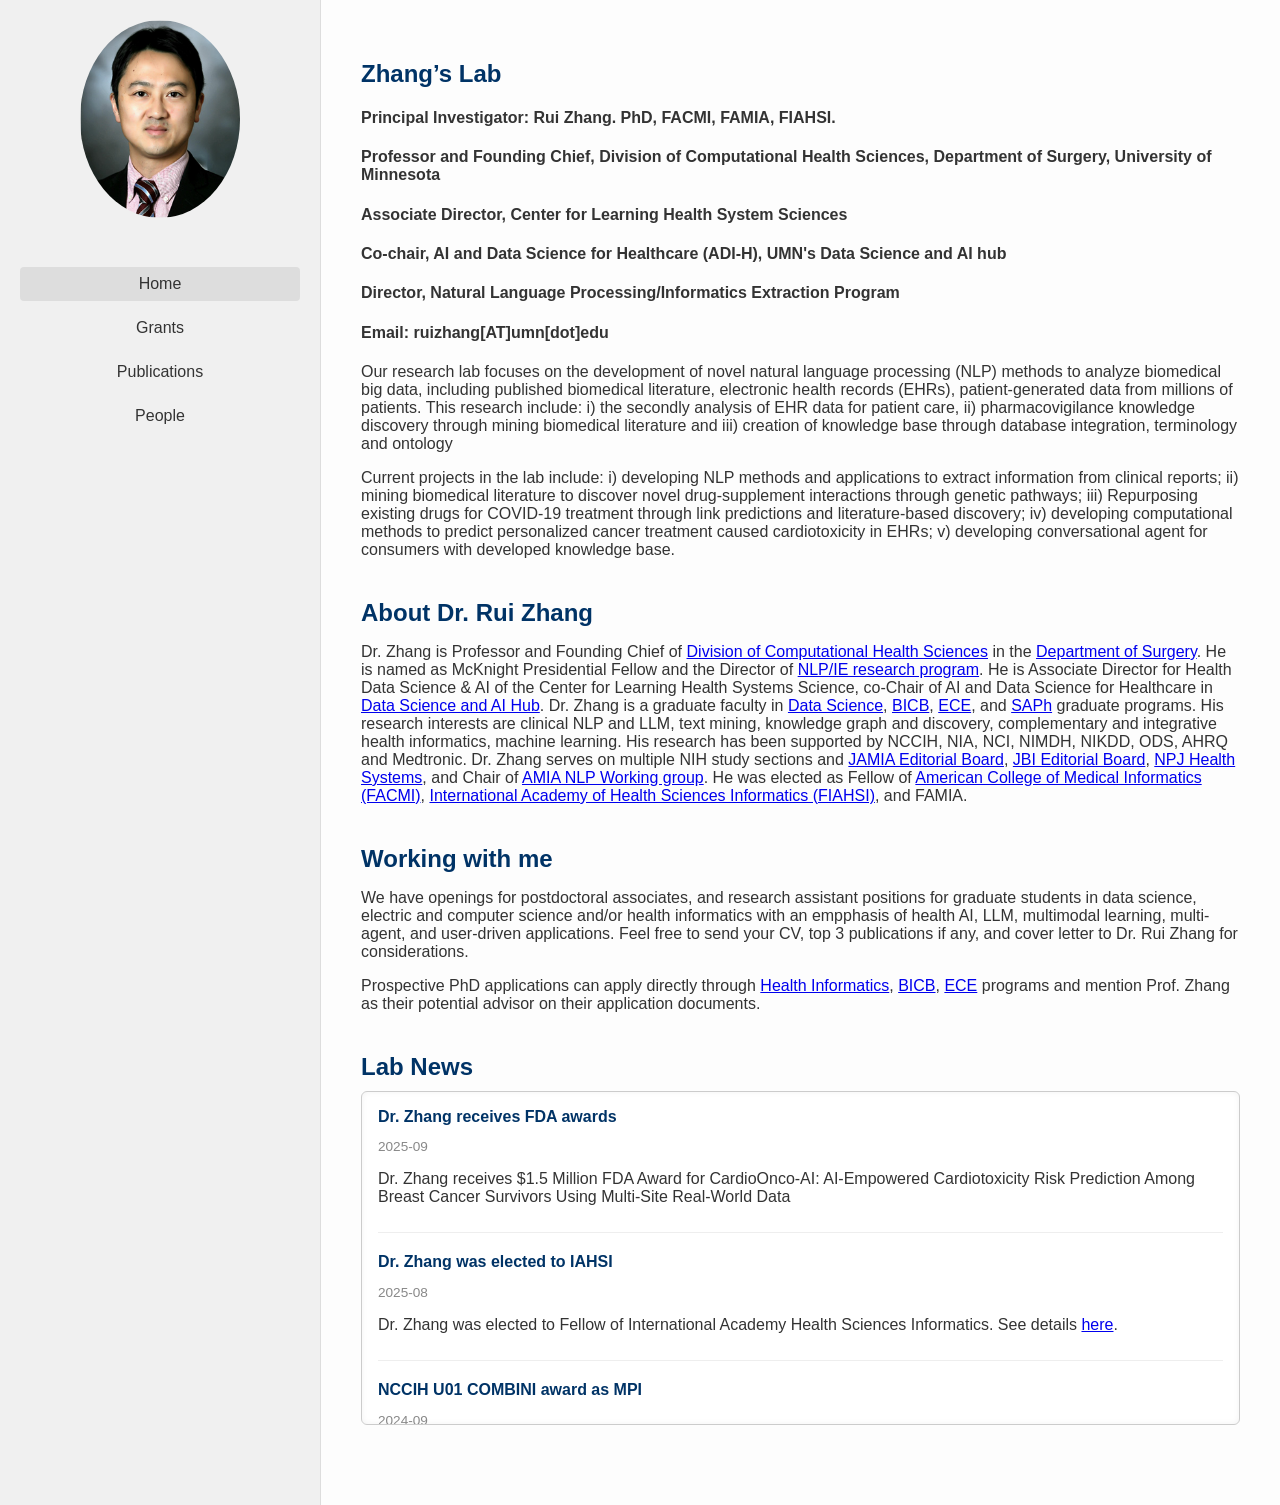
<file: index.html>
<!-- index.html -->
<!DOCTYPE html>
<html lang="en">
<head>
  <meta charset="UTF-8" />
  <title>Zhang's Lab | Home</title>
  <link rel="stylesheet" href="style.css" />
  <script src="script.js" defer></script>
</head>
<body>
<div id="container">
  <!-- Sidebar -->
  <div id="sidebar">
    <img src="assets/rui_zhang.png" alt="Dr. Rui Zhang" class="profile-pic" />
    <div class="nav">
      <a href="index.html" class="active">Home</a>
      <a href="grants.html">Grants</a>
      <a href="publications.html">Publications</a>
      <a href="people.html">People</a>
    </div>
  </div>

  <!-- Main Content -->
  <div id="main-content">
    <!-- Section 1: Lab Introduction -->
    <section>
      <h2>Zhang’s Lab</h2>
      <h4>Principal Investigator: Rui Zhang. PhD, FACMI, FAMIA, FIAHSI. </h4>
      <h4>Professor and Founding Chief, Division of Computational Health Sciences, Department of Surgery, University of Minnesota</h4>
      <h4>Associate Director, Center for Learning Health System Sciences</h4>
      <h4>Co-chair, AI and Data Science for Healthcare (ADI-H), UMN's Data Science and AI hub</h4>
      <h4>Director, Natural Language Processing/Informatics Extraction Program</h4>
      <h4>Email: ruizhang[AT]umn[dot]edu</h4>
      <p>Our research lab focuses on the development of novel natural language processing (NLP) methods to analyze biomedical big data, including published biomedical literature, electronic health records (EHRs), patient-generated data from millions of patients. This research include: i) the secondly analysis of EHR data for patient care, ii) pharmacovigilance knowledge discovery through mining biomedical literature and iii) creation of knowledge base through database integration, terminology and ontology</p>
      <p>Current projects in the lab include: i) developing NLP methods and applications to extract information from clinical reports; ii) mining biomedical literature to discover novel drug-supplement interactions through genetic pathways; iii) Repurposing existing drugs for COVID-19 treatment through link predictions and literature-based discovery; iv) developing computational methods to predict personalized cancer treatment caused cardiotoxicity in EHRs; v) developing conversational agent for consumers with developed knowledge base.</p>
    </section>

    <!-- Section 2: PI Bio -->
    <section>
      <h2>About Dr. Rui Zhang</h2>
      <p>
        Dr. Zhang is Professor and Founding Chief of <a href="https://med.umn.edu/surgery/divisions/computational-health-sciences" target="_blank">Division of Computational Health Sciences</a> in the <a href="https://med.umn.edu/surgery" target="_blank">Department of Surgery</a>.
        He is named as McKnight Presidential Fellow and the Director of <a href="https://healthinformatics.umn.edu/natural-language-processing" target="_blank">NLP/IE research program</a>. He is Associate Director for Health Data Science & AI of the Center for Learning Health Systems Science, co-Chair of AI and Data Science for Healthcare in <a href="https://dsai-hub.umn.edu/" target="_blank">Data Science and AI Hub</a>.
        Dr. Zhang is a graduate faculty in <a href="https://cse.umn.edu/datascience" target="_blank">Data Science</a>, <a href="https://r.umn.edu/academics/graduate-programs/bioinformatics-and-computational-biology/bioinformatics-and" target="_blank">BICB</a>, <a href="https://cse.umn.edu/ece/graduate" target="_blank">ECE</a>, and <a href="https://www.pharmacy.umn.edu/pharmaceutical-care-health-systems/saph-graduate-program/social-and-administrative-pharmacy" target="_blank">SAPh</a> graduate programs.
        His research interests are clinical NLP and LLM, text mining, knowledge graph and discovery, complementary and integrative health informatics, machine learning. His research has been supported by NCCIH, NIA, NCI, NIMDH, NIKDD, ODS, AHRQ and Medtronic.
        Dr. Zhang serves on multiple NIH study sections and <a href="https://academic.oup.com/jamia/pages/Editorial_Board" target="_blank">JAMIA Editorial Board</a>, <a href="https://www.sciencedirect.com/journal/journal-of-biomedical-informatics/about/editorial-board" target="_blank">JBI Editorial Board</a>, <a href="https://www.nature.com/npjhealthsyst/editors" target="_blank">NPJ Health Systems</a>, and Chair of <a href="https://amia.org/community/working-groups/natural-language-processing" target="_blank">AMIA NLP Working group</a>.
        He was elected as Fellow of <a href="https://amia.org/communities/acmi-fellowship" target="_blank">American College of Medical Informatics (FACMI)</a>, <a href="https://imia-medinfo.org/wp/iahsi-structure/" target="_blank">International Academy of Health Sciences Informatics (FIAHSI)</a>, and FAMIA.
      </p>
    </section>

    <!-- Section 3: Jobs opening -->
    <section>
      <h2>Working with me</h2>
      <p>We have openings for postdoctoral associates, and research assistant positions for graduate students in data science, electric and computer science and/or health informatics with an empphasis of health AI, LLM, multimodal learning, multi-agent, and user-driven applications. Feel free to send your CV, top 3 publications if any, and cover letter to Dr. Rui Zhang for considerations.</p>
      <p>Prospective PhD applications can apply directly through <a href="https://healthinformatics.umn.edu/graduate-program/program-overview" target="_blank">Health Informatics</a>, <a href="https://r.umn.edu/academics/graduate-programs/bioinformatics-and-computational-biology/bioinformatics-and" target="_blank">BICB</a>,  <a href="https://cse.umn.edu/ece/graduate" target="_blank">ECE</a> programs and mention Prof. Zhang as their potential advisor on their application documents.</p>
    </section>
    
    <!-- Section 4: Latest News -->
    <section id="lab-news">
      <h2>Lab News</h2>
      <div class="news-scroll-container">
        <div id="news-scroll" class="news-scroll"></div>
      </div>
    </section>

  </div>
</div>
</body>
</html>
</file>
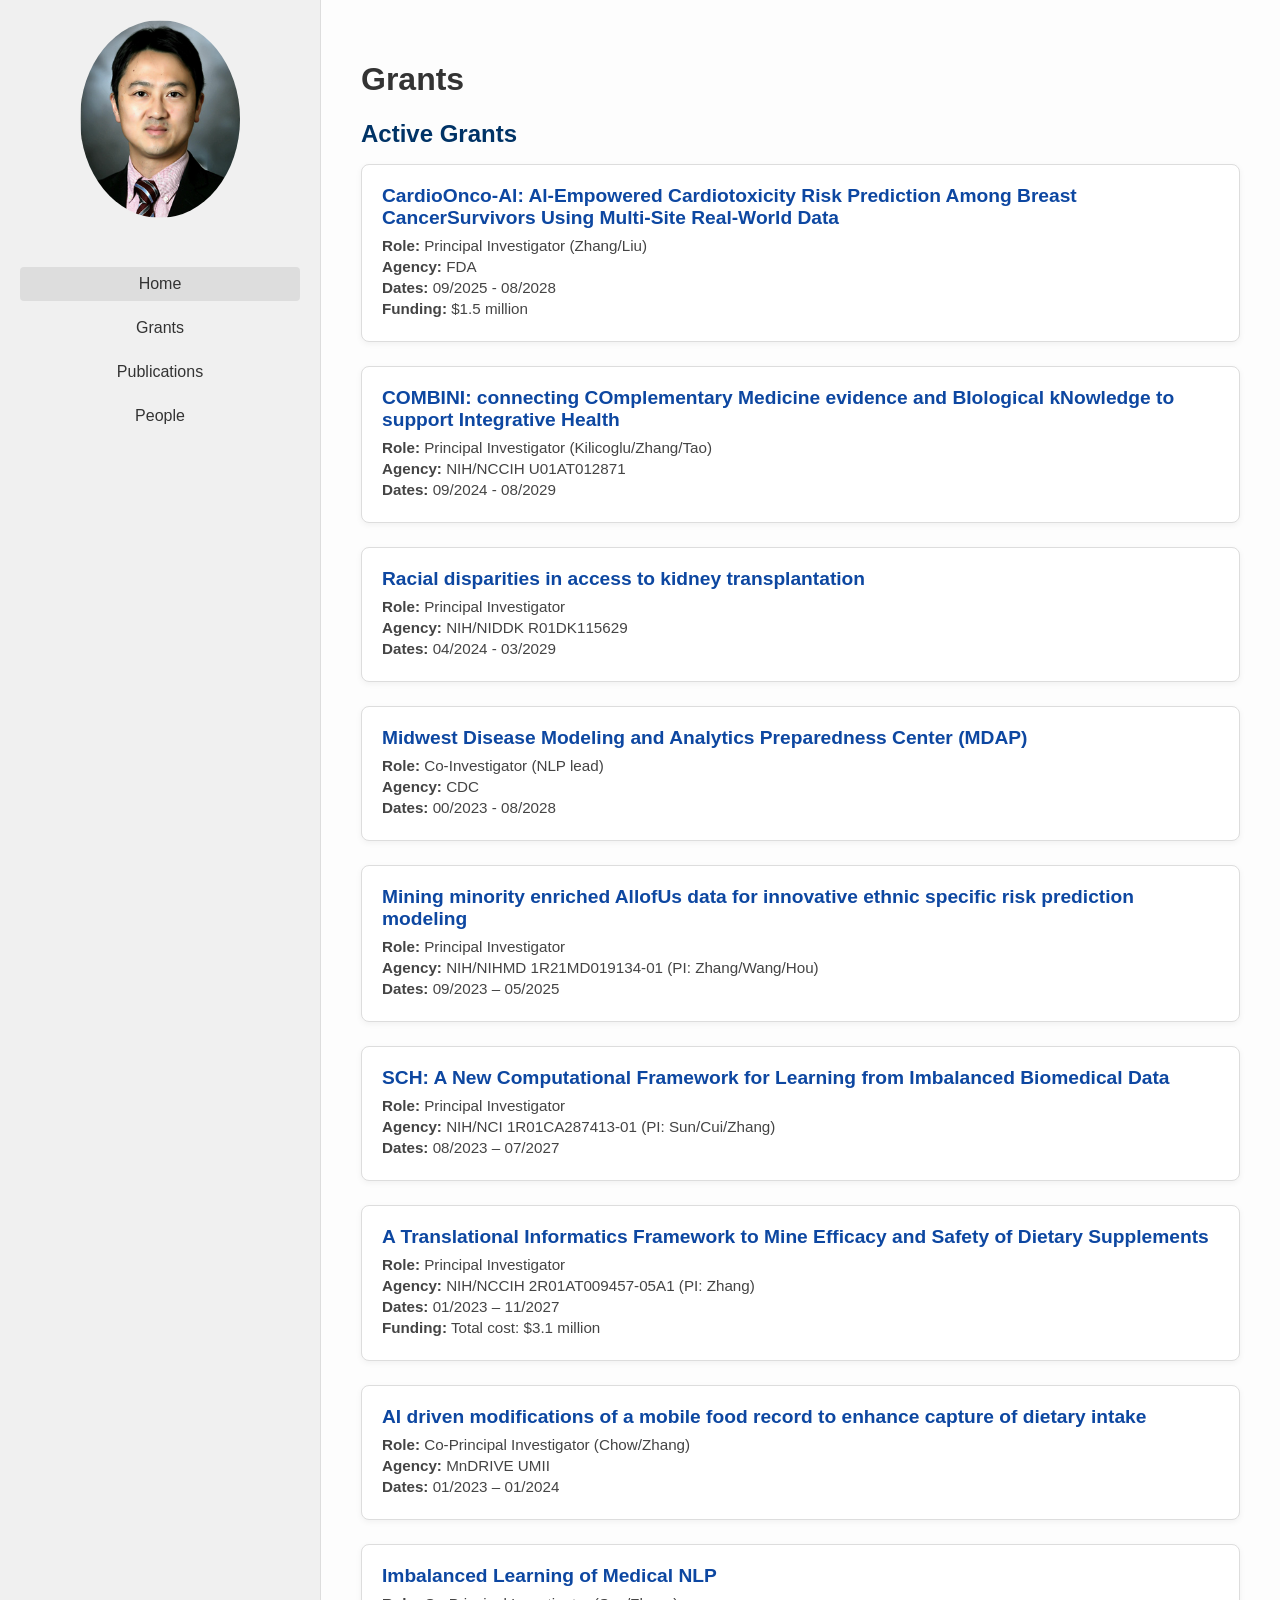
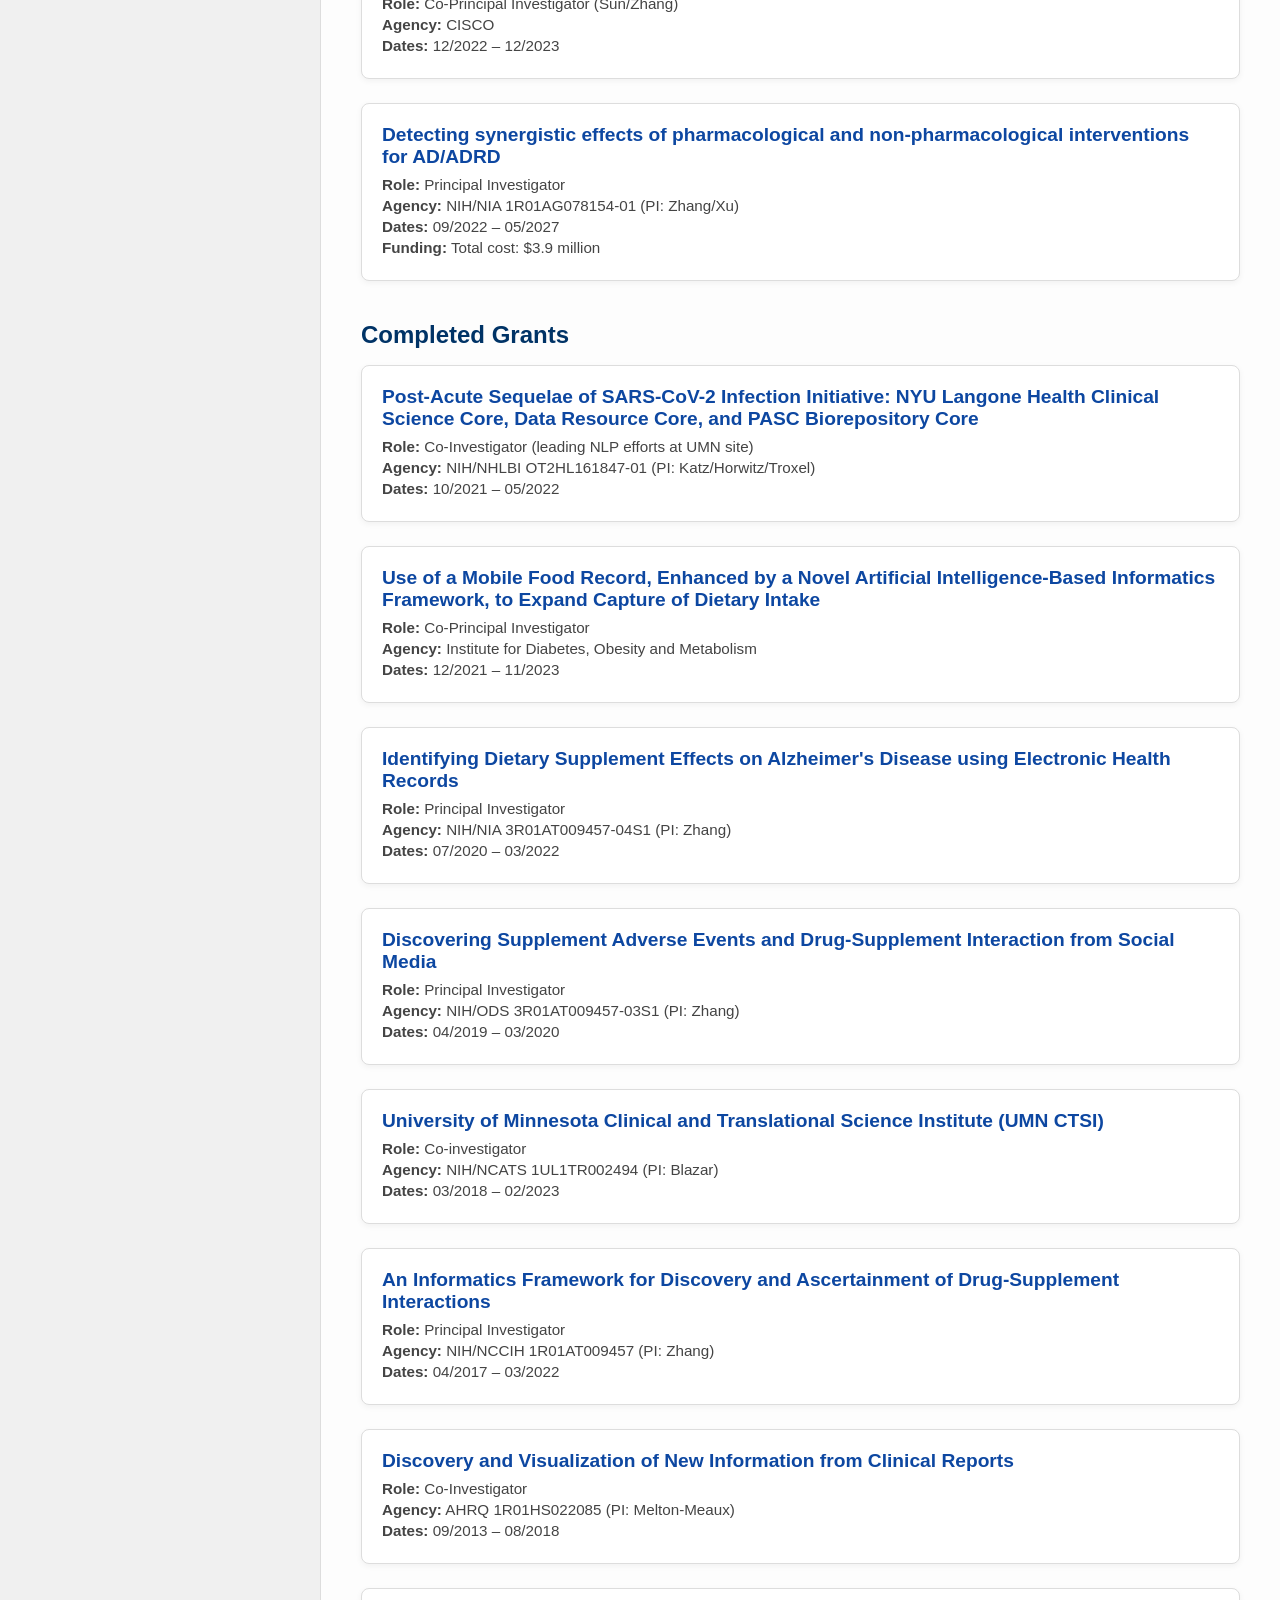
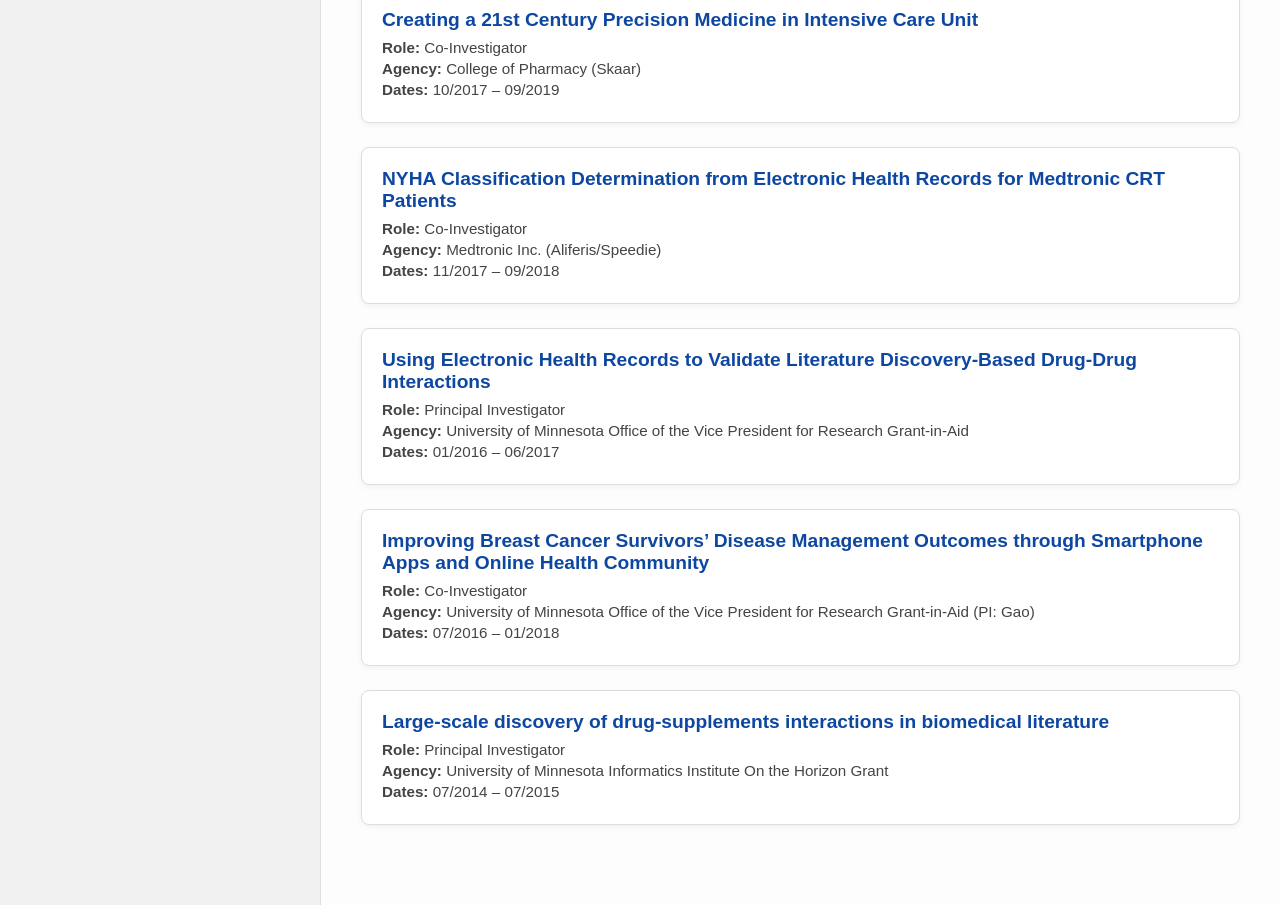
<file: grants.html>
<!DOCTYPE html>
<html lang="en">
<head>
  <meta charset="UTF‑8">
  <meta name="viewport" content="width=device-width, initial-scale=1.0">
  <title>Grants | Zhang's Lab</title>
  <link rel="stylesheet" href="style.css">
  <link rel="stylesheet" href="grants.css">
</head>
<body>
<div id="container">
  <!-- Sidebar -->
  <div id="sidebar">
    <img src="assets/rui_zhang.png" alt="Dr. Rui Zhang" class="profile-pic" />
    <div class="nav">
      <a href="index.html" class="active">Home</a>
      <a href="grants.html">Grants</a>
      <a href="publications.html">Publications</a>
      <a href="people.html">People</a>
    </div>
  </div>
  <!-- Main Content -->
  <div id="main-content">
    <h1>Grants</h1>
    <section>
      <h2>Active Grants</h2>
      <div id="active-grants" class="grant-list"></div>
    </section>
    <section>
      <h2>Completed Grants</h2>
      <div id="completed-grants" class="grant-list"></div>
    </section>
  </div>
</div>
<script src="grants.js"></script>
</body>
</html>
</file>
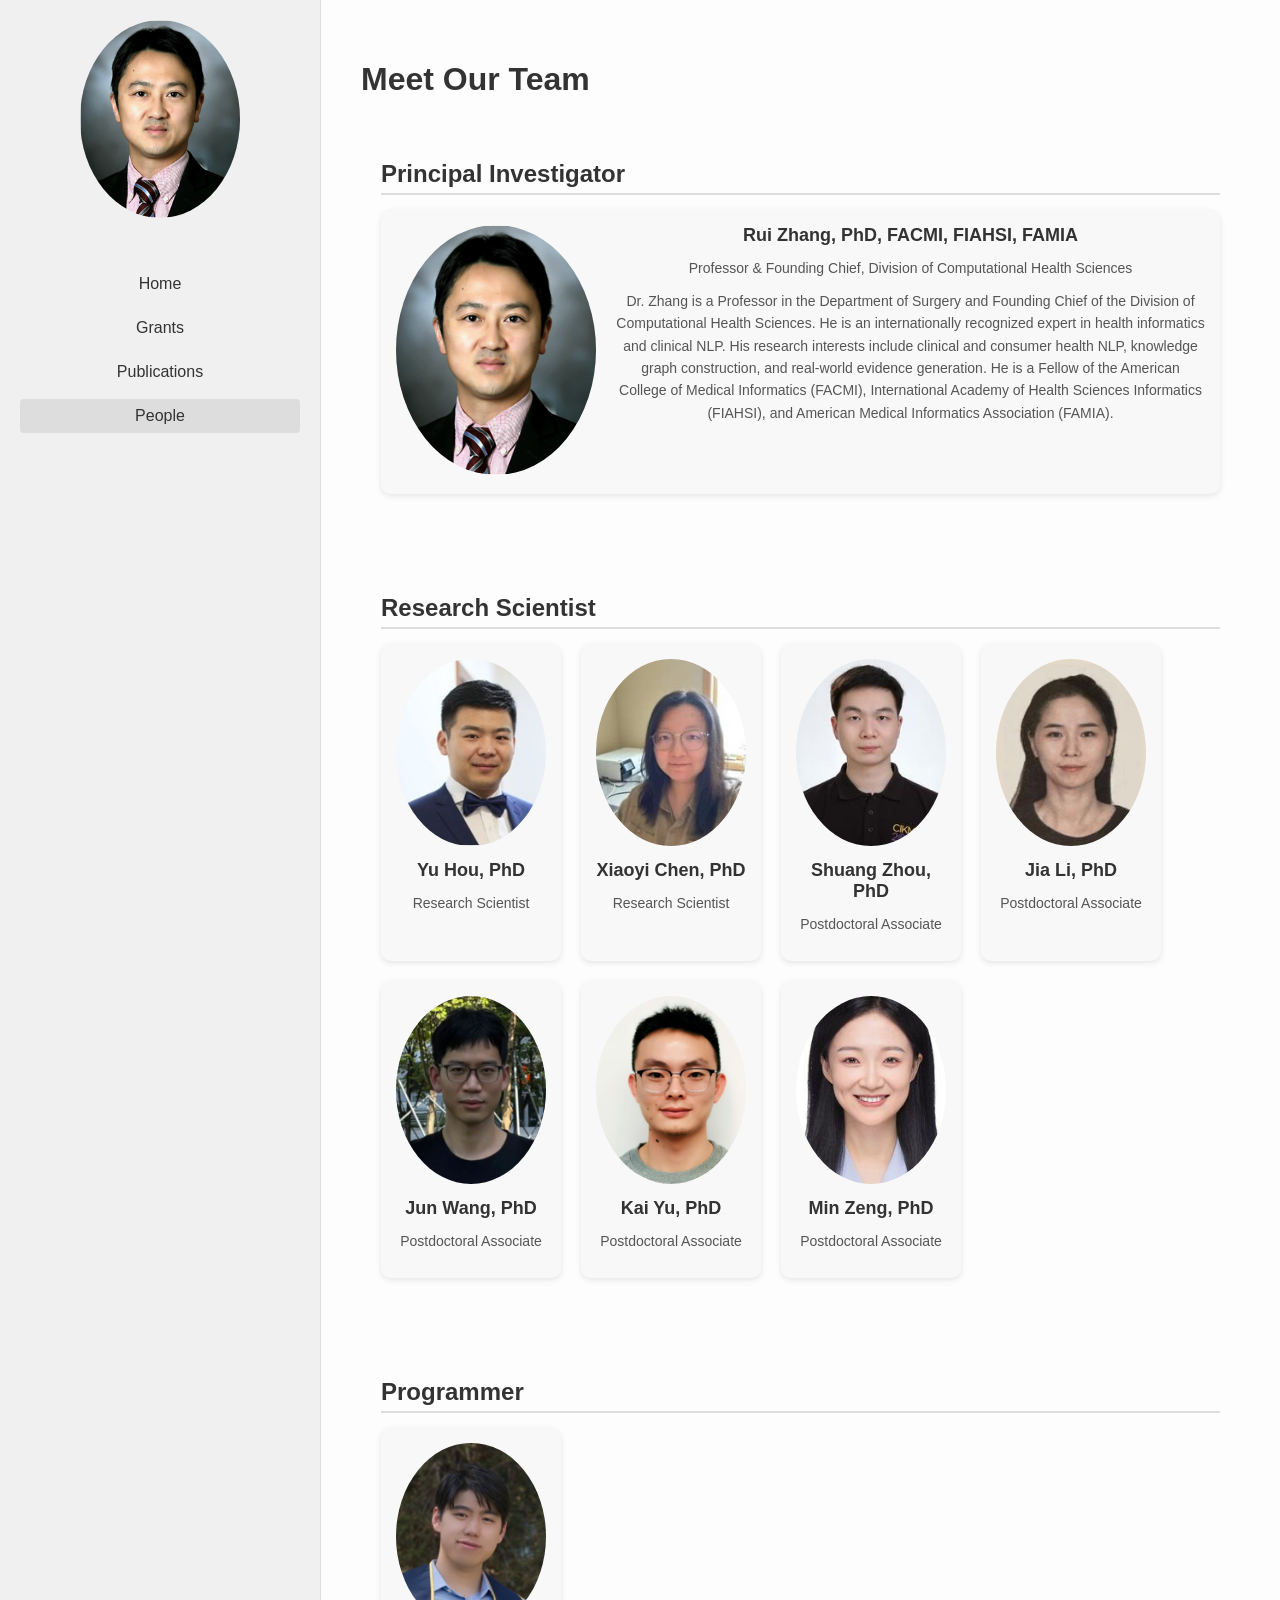
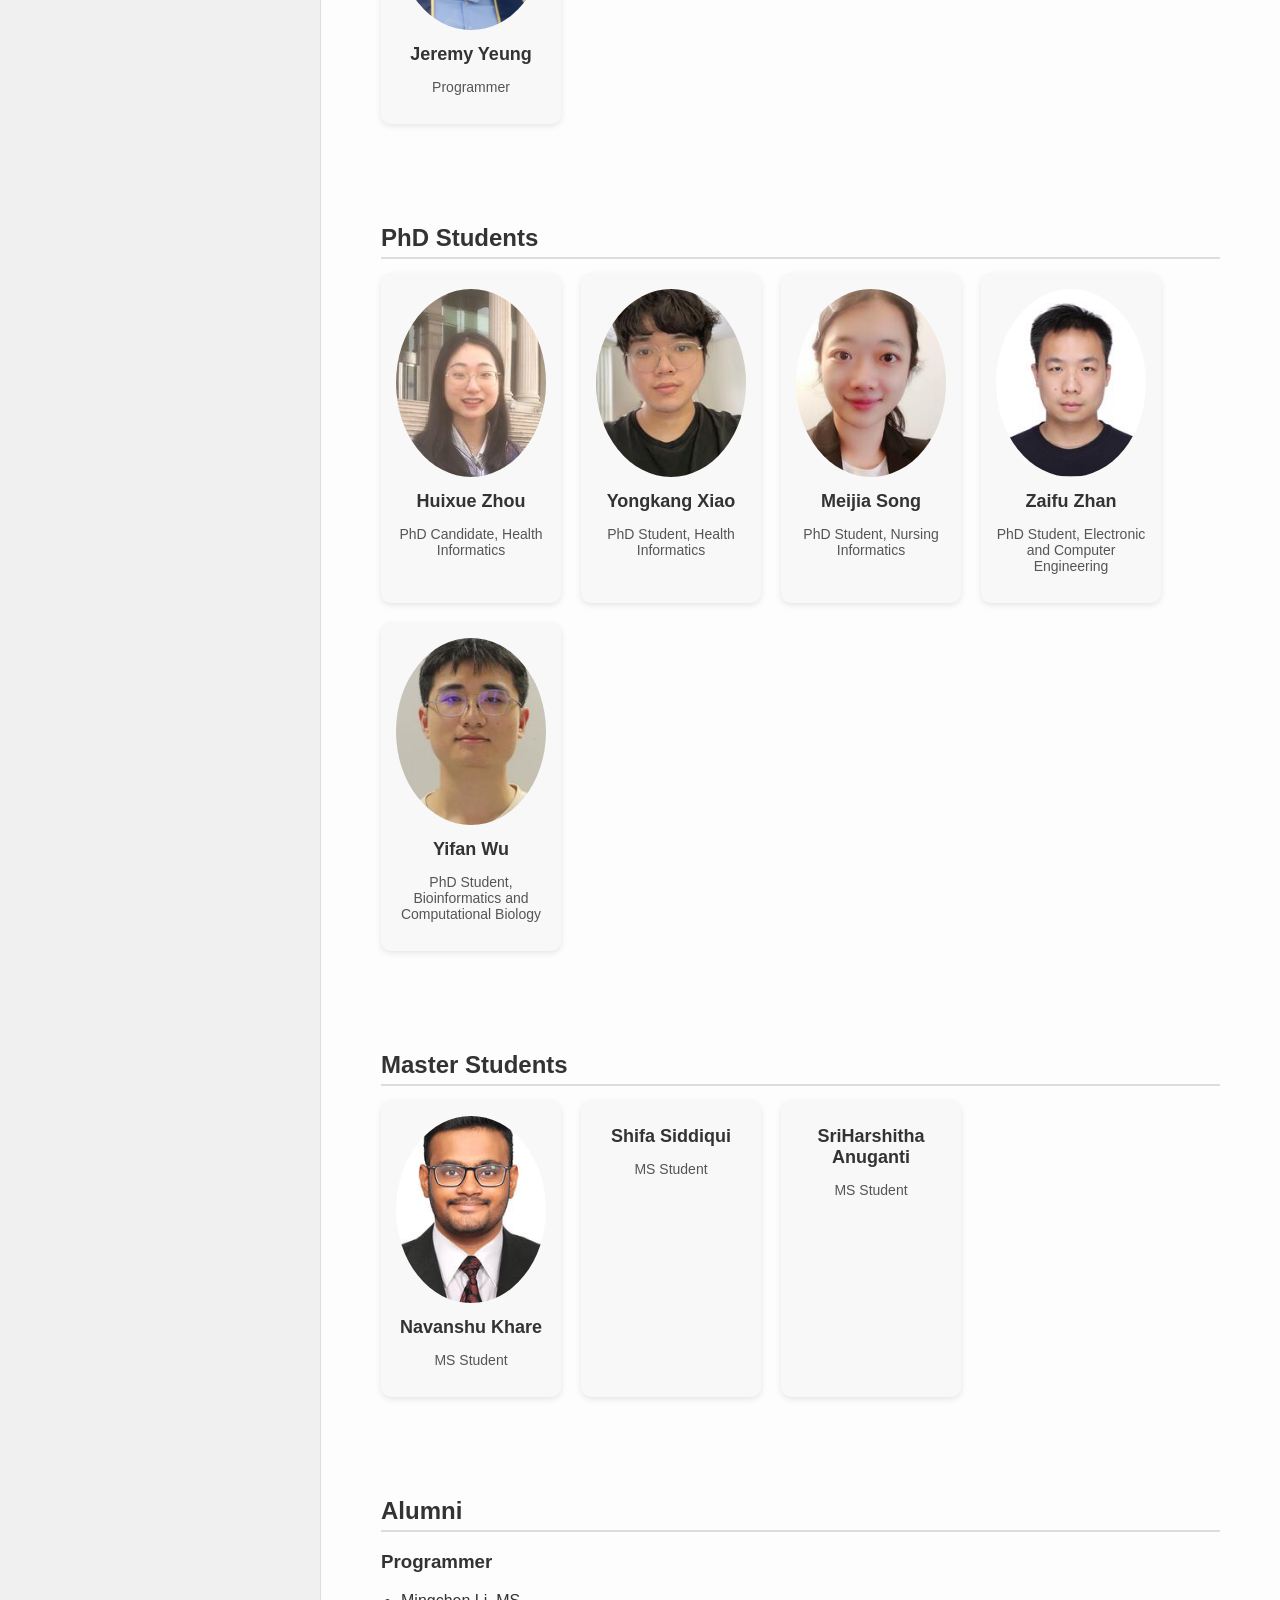
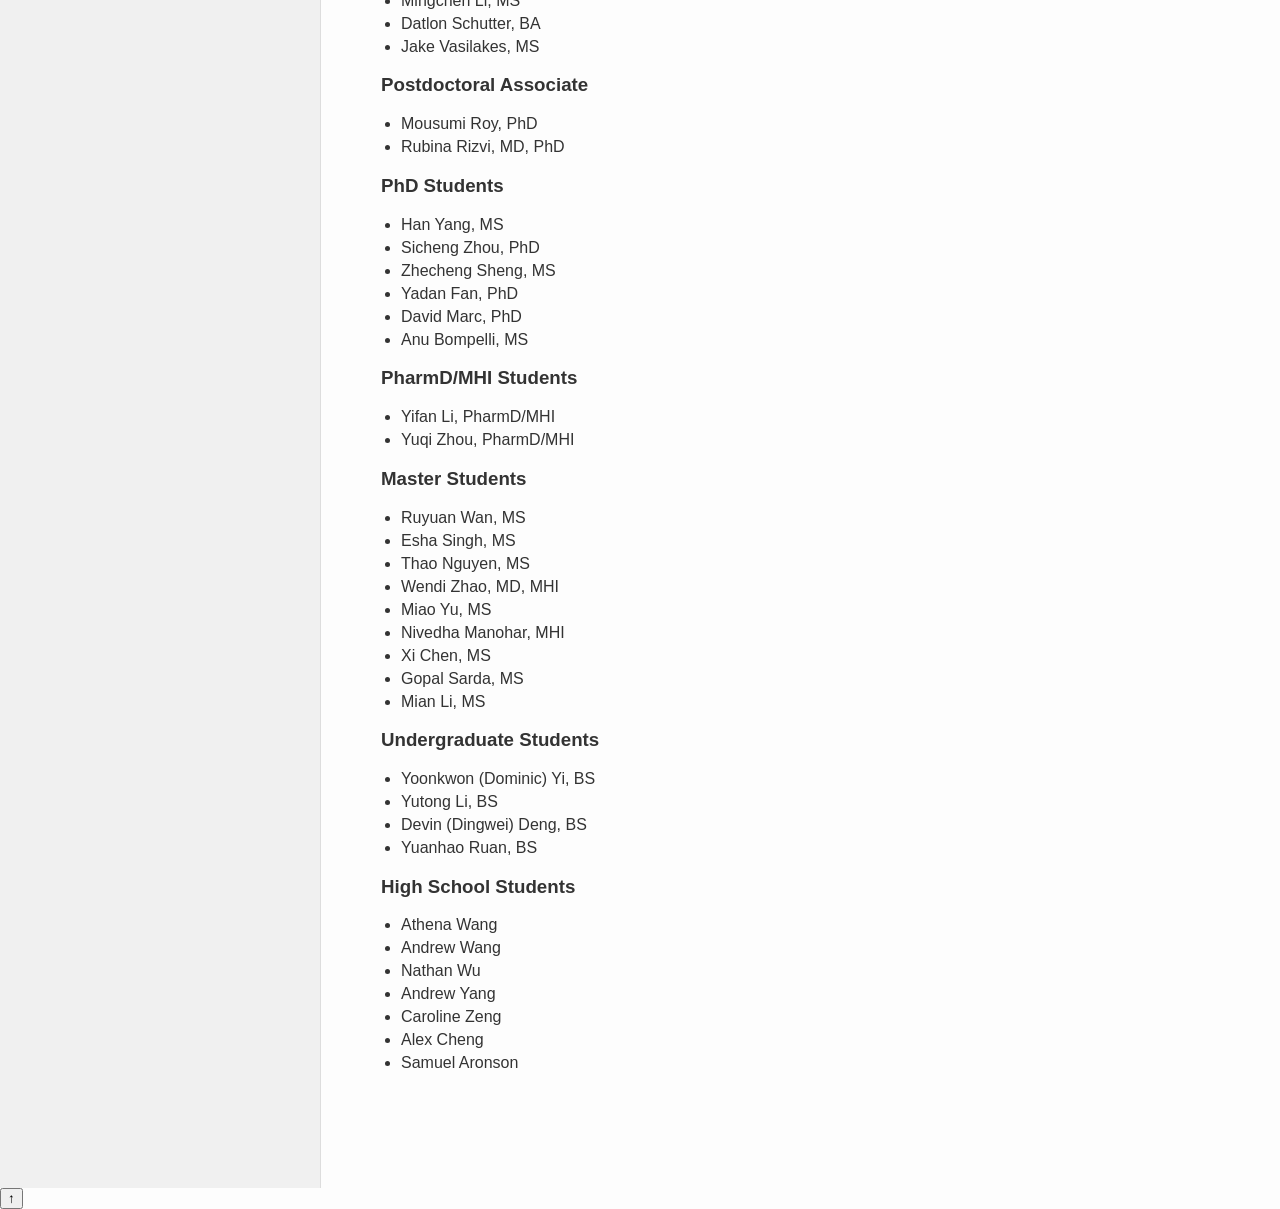
<file: people.html>
<!DOCTYPE html>
<html lang="en">
<head>
  <meta charset="UTF-8" />
  <meta name="viewport" content="width=device-width, initial-scale=1.0" />
  <title>People | Zhang's Lab</title>
  <link rel="stylesheet" href="style.css" />
  <link rel="stylesheet" href="people.css" />
</head>
<body>
<div id="container">
  <!-- Sidebar -->
  <div id="sidebar">
    <img src="assets/rui_zhang.png" alt="Dr. Rui Zhang" class="profile-pic" />
    <div class="nav">
      <a href="index.html">Home</a>
      <a href="grants.html">Grants</a>
      <a href="publications.html">Publications</a>
      <a href="people.html" class="active">People</a>
    </div>
  </div>

  <!-- Main Content -->
  <div id="main-content">
    <h1>Meet Our Team</h1>
    <div id="people-container"></div>
  </div>
</div>

<button onclick="scrollToTop()" id="backToTop" title="Back to Top">↑</button>

<script src="people.js"></script>
</body>
</html>
</file>
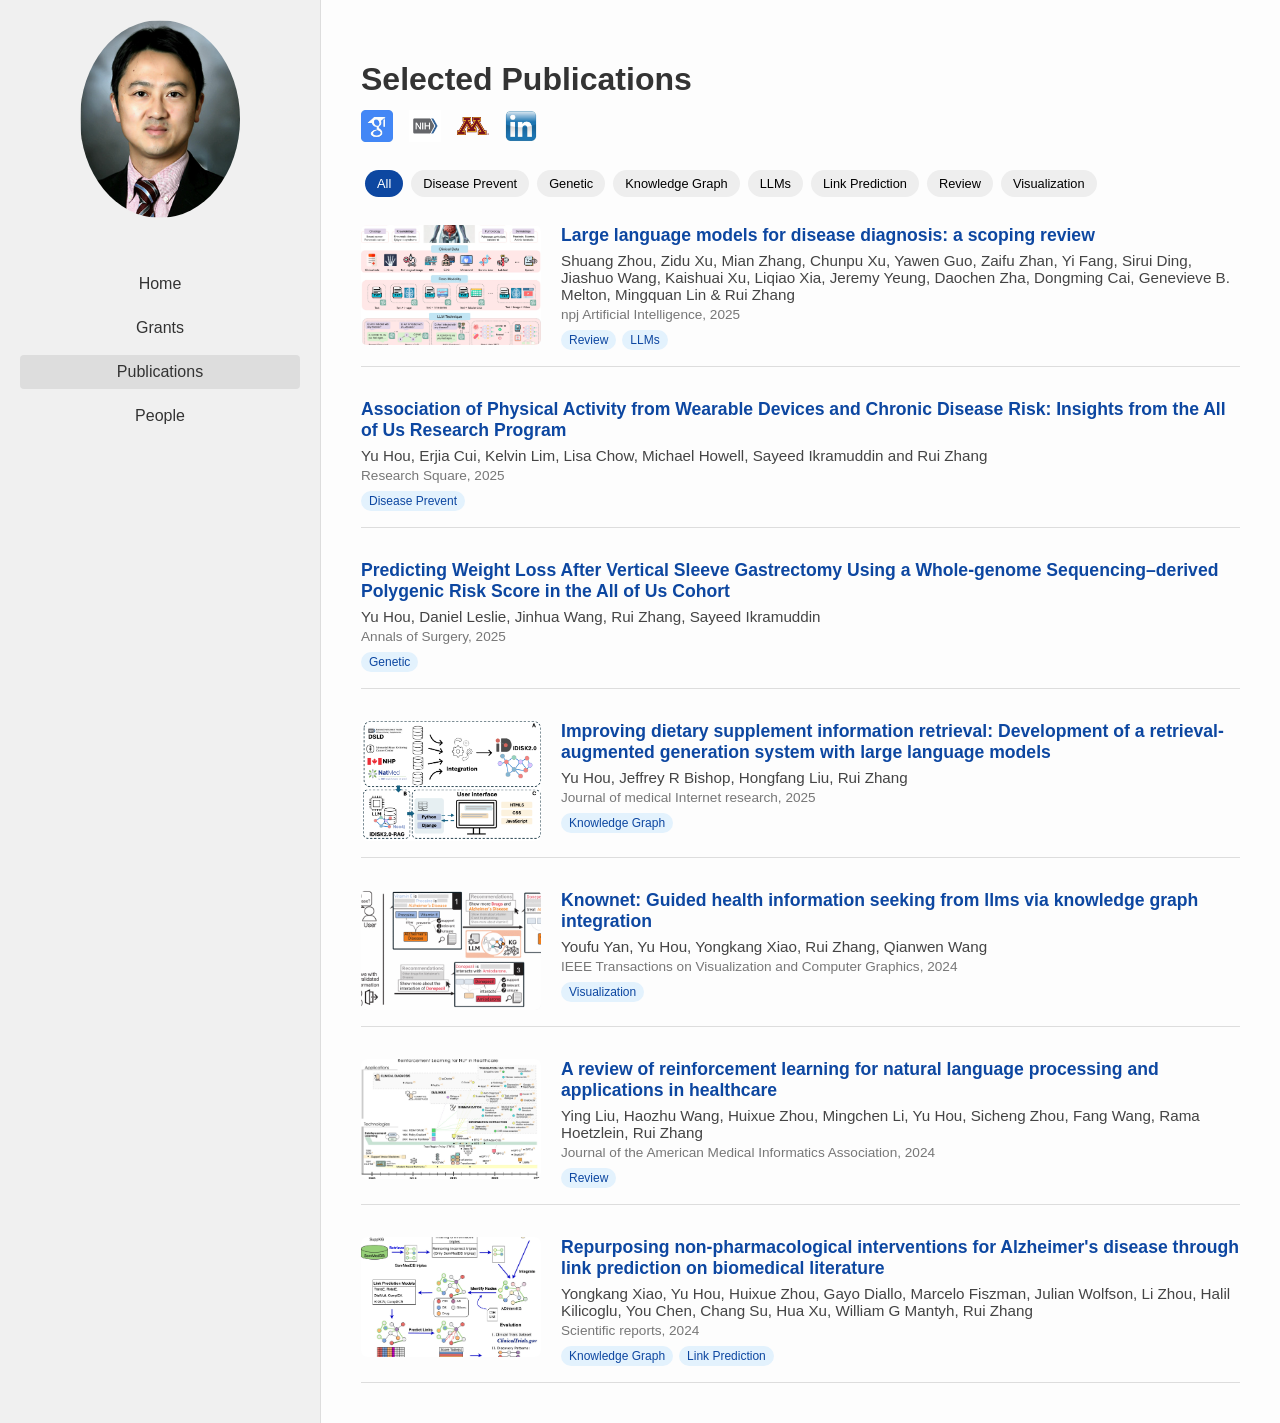
<file: publications.html>
<!DOCTYPE html>
<html lang="en">
<head>
  <meta charset="UTF‑8">
  <meta name="viewport" content="width=device-width, initial-scale=1.0">
  <title>Publications | Zhang's Lab</title>
  <link rel="stylesheet" href="style.css">
  <link rel="stylesheet" href="publications.css">
</head>
<body>
<div id="container">
  <!-- Sidebar -->
  <div id="sidebar">
    <img src="assets/rui_zhang.png" alt="Dr. Rui Zhang" class="profile-pic" />
    <div class="nav">
      <a href="index.html">Home</a>
      <a href="grants.html">Grants</a>
      <a href="publications.html" class="active">Publications</a>
      <a href="people.html">People</a>
    </div>
  </div>

  <!-- Main Content -->
  <div id="main-content">
    <h1>Selected Publications</h1>

    <div id="pub-links" class="pub-links">
      <a href="https://scholar.google.com/citations?hl=en&user=YpoTIgsAAAAJ&sortby=pubdate&view_op=list_works" target="_blank" title="Google Scholar">
        <img src="assets/icons/google-scholar.jpeg" alt="Google Scholar" class="icon-link" />
      </a>
      <a href="https://www.ncbi.nlm.nih.gov/myncbi/rui.zhang.5/bibliography/public/?sortby=pubDate&sdirection=descending" target="_blank" title="NIH My Bibliography">
        <img src="assets/icons/nih.png" alt="NIH My Bibliography" class="icon-link" />
      </a>
      <a href="https://experts.umn.edu/en/persons/rui-zhang" target="_blank" title="Experts@Minnesota">
        <img src="assets/icons/umn.png" alt="Experts@Minnesota" class="icon-link" />
      </a>
      <a href="https://www.linkedin.com/in/rui-zhang-003065b/" target="_blank" title="LinkedIn">
        <img src="assets/icons/linkedin.jpeg" alt="LinkedIn" class="icon-link" />
      </a>
    </div>
    
    <!-- Filter Tags -->
    <div id="tag-filters" class="tag-filter-container"></div>

    <!-- Publications -->
    <div id="pub-container" class="pub-list"></div>
  </div>
</div>
<script src="publications.js"></script>
</body>
</html>
</file>
<file: style.css>
/* style.css */
body {
    margin: 0;
    font-family: "Helvetica Neue", Helvetica, Arial, sans-serif;
    color: #333;
    background-color: #fdfdfd;
}

#container {
    display: flex;
    min-height: 100vh;
}

#sidebar {
    width: 280px;
    background-color: #f0f0f0;
    padding: 20px;
    flex-shrink: 0;
    text-align: center;
    border-right: 1px solid #ddd;
}

.profile-pic {
    width: 160px;
    border-radius: 50%;
    margin-bottom: 15px;
}

#sidebar h2 {
    font-size: 22px;
    margin: 10px 0 5px;
}

.nav {
    margin-top: 30px;
    display: flex;
    flex-direction: column;
    gap: 10px;
}

.nav a {
    text-decoration: none;
    color: #333;
    padding: 8px;
    border-radius: 4px;
}

.nav a.active,
.nav a:hover {
    background-color: #ddd;
}

#main-content {
    flex: 1;
    padding: 40px;
}

section {
    margin-bottom: 40px;
}

h2 {
    color: #003366;
    margin-bottom: 10px;
}

ul {
    padding-left: 20px;
}

.see-all {
    display: inline-block;
    margin-top: 10px;
    text-decoration: none;
    color: #0066cc;
}

.see-all:hover {
    text-decoration: underline;
}

.news-scroll-container {
    max-height: 300px;
    overflow-y: auto;
    border: 1px solid #ccc;
    border-radius: 6px;
    padding: 16px;
    background-color: #fff;
    box-shadow: inset 0 0 6px rgba(0,0,0,0.05);
}

.news-scroll {
    display: flex;
    flex-direction: column;
    gap: 20px;
}

.news-scroll-item {
    border-bottom: 1px solid #eee;
    padding-bottom: 10px;
}

.news-scroll-item:last-child {
    border-bottom: none;
}

.news-scroll-item h4 {
    font-size: 1rem;
    color: #003366;
    margin: 0 0 4px 0;
}

.news-scroll-item .news-date {
    font-size: 0.85rem;
    color: #888;
    margin-bottom: 6px;
}
</file>
<file: grants.css>
/* grants.css */
.grant-list {
    display: flex;
    flex-direction: column;
    gap: 24px;
    margin-top: 16px;
}

.grant-card {
    background: #fff;
    border-radius: 8px;
    box-shadow: 0 2px 6px rgba(0,0,0,0.05);
    padding: 20px;
    border: 1px solid #ddd;
}

.grant-card h3 {
    margin: 0 0 8px;
    color: #0d47a1;
    font-size: 1.2rem;
}

.grant-card p {
    margin: 4px 0;
    font-size: 0.95rem;
    color: #444;
}

.grant-role,
.grant-agency,
.grant-dates,
.grant-cost {
    font-weight: 500;
}

.grant-cost {
    color: #777;
}

.grant-card a.grant-link {
    text-decoration: none;
    color: inherit;
}

.grant-card a.grant-link h3 {
    color: #0d47a1;
    transition: color 0.2s ease;
}

.grant-card a.grant-link h3:hover {
    color: #003366;
    text-decoration: underline;
    cursor: pointer;
}
</file>
<file: people.css>
#people-container {
  display: flex;
  flex-direction: column;
  gap: 40px;
  padding: 20px;
}

section {
  margin-bottom: 40px;
}

section > h2 {
  font-size: 24px;
  color: #333;
  border-bottom: 2px solid #ddd;
  padding-bottom: 5px;
  margin-bottom: 15px;
}

.person-grid {
  display: flex;
  flex-wrap: wrap;
  gap: 20px;
}

.person-card, .person-card-horizontal {
  background-color: #f8f8f8;
  border-radius: 10px;
  box-shadow: 0 2px 6px rgba(0,0,0,0.1);
  overflow: hidden;
  display: flex;
  flex-direction: column;
  align-items: center;
  padding: 15px;
  width: 150px;
  text-align: center;
}

.person-card-horizontal {
  flex-direction: row;
  width: 100%;
  max-width: 1000px;
  align-items: flex-start;
  gap: 20px;
}

.person-photo img, .person-photo-large img {
  width: 100%;
  height: auto;
  border-radius: 50%;
  object-fit: cover;
  aspect-ratio: 4 / 5;
  object-position: center top;
}

.person-photo-large {
  width: 200px;
  flex-shrink: 0;
}

.person-info {
  margin-top: 10px;
}

.person-info h3, .person-bio h3 {
  margin: 0;
  font-size: 18px;
}

.person-info p, .person-bio p {
  font-size: 14px;
  color: #555;
}

.person-bio {
  flex: 1;
}

.bio-text {
  margin-top: 10px;
  line-height: 1.6;
  font-size: 15px;
}

ul {
  padding-left: 20px;
}

ul li {
  margin-bottom: 5px;
}
</file>
<file: publications.css>
/* Publication List */
.pub-list {
    display: flex;
    flex-direction: column;
    gap: 32px;
    margin-top: 24px;
}

/* Individual Publication Card */
.pub-item {
    display: flex;
    flex-direction: row;
    gap: 20px;
    border-bottom: 1px solid #ddd;
    padding-bottom: 16px;
}

.pub-img-wrapper {
    flex-shrink: 0;
    width: 180px;
    height: 120px;
    overflow: hidden;
    border-radius: 6px;
    background-color: #f5f5f5;
}

.pub-img-wrapper img {
    width: 100%;
    height: 100%;
    object-fit: cover;
}

.pub-content {
    flex-grow: 1;
}

.pub-title {
    font-size: 1.1rem;
    font-weight: bold;
    color: #0d47a1;
    margin-bottom: 6px;
}

.pub-authors {
    font-size: 0.95rem;
    color: #444;
    margin-bottom: 4px;
}

.pub-venue {
    font-size: 0.85rem;
    color: #777;
    margin-bottom: 8px;
}

.pub-tags {
    display: flex;
    flex-wrap: wrap;
    gap: 6px;
}

.pub-tag {
    background-color: #e3f2fd;
    color: #0d47a1;
    padding: 3px 8px;
    font-size: 0.75rem;
    border-radius: 12px;
}

/* Tag Filter */
.tag-filter-container {
    margin-bottom: 20px;
}

.tag-filter-button {
    background-color: #eee;
    border: none;
    padding: 6px 12px;
    border-radius: 16px;
    margin: 4px;
    cursor: pointer;
    font-size: 0.8rem;
}

.tag-filter-button.active {
    background-color: #0d47a1;
    color: #fff;
}

.pub-links {
    display: flex;
    gap: 16px;
    align-items: center;
    margin-bottom: 20px;
    margin-top: -10px;
}

.pub-links a {
    display: inline-block;
}

.icon-link {
    width: 32px;
    height: 32px;
    object-fit: contain;
    transition: transform 0.2s ease;
}

.icon-link:hover {
    transform: scale(1.15);
}
</file>
